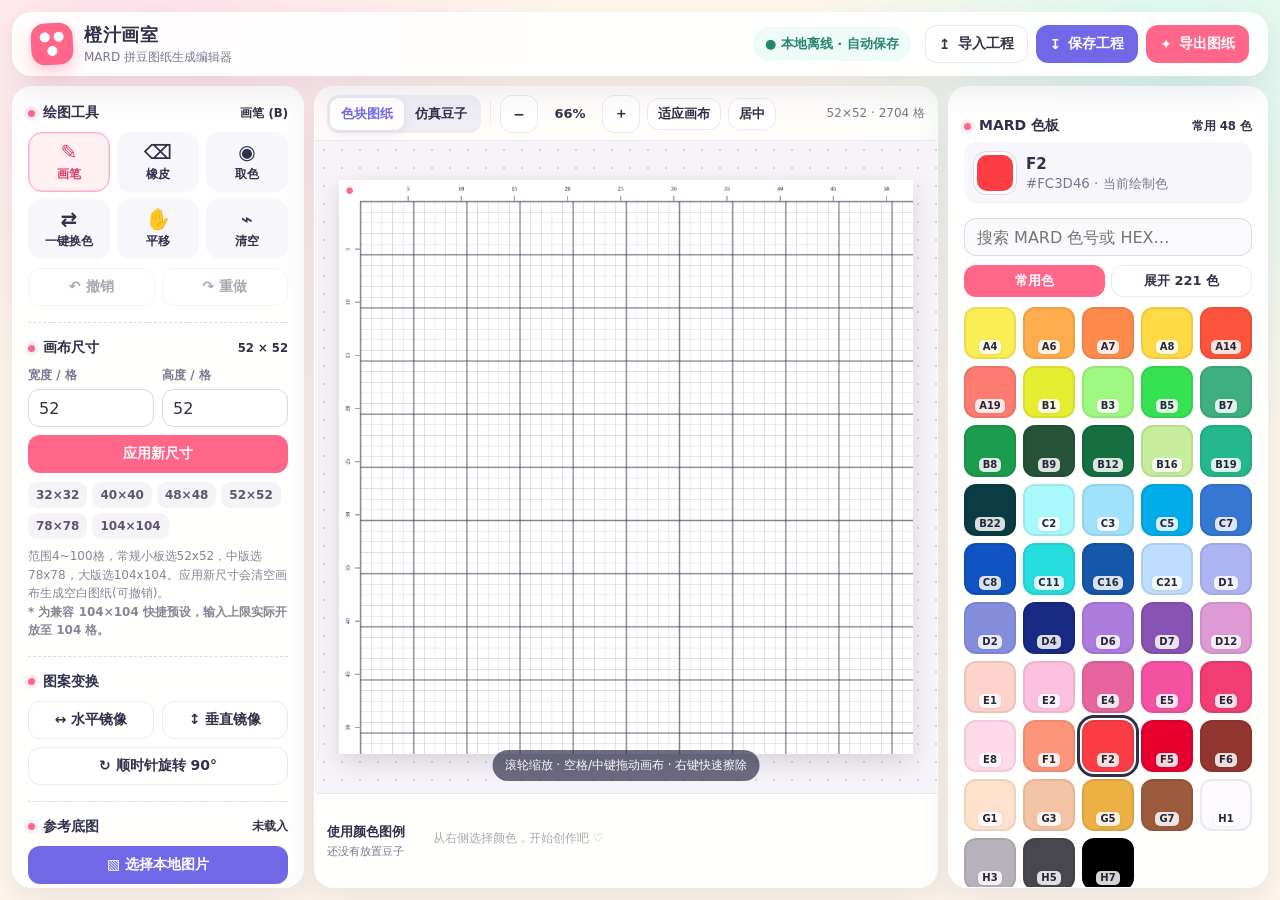
<file: index.html>
<!doctype html>
<html lang="zh-CN">
<head>
  <meta charset="utf-8">
  <meta name="viewport" content="width=device-width,initial-scale=1,maximum-scale=1">
  <meta name="theme-color" content="#ff668a">
  <meta name="description" content="离线可用的 MARD 拼豆图纸生成与编辑工具">
  <title>橙汁画室 · MARD 拼豆图纸编辑器</title>
  <link rel="icon" type="image/svg+xml" href="data:image/svg+xml,%3Csvg xmlns='http://www.w3.org/2000/svg' viewBox='0 0 64 64'%3E%3Crect width='64' height='64' rx='16' fill='%23ff668a'/%3E%3Ccircle cx='22' cy='23' r='12' fill='%23ffd85d'/%3E%3Ccircle cx='43' cy='23' r='12' fill='%2372dbc5'/%3E%3Ccircle cx='32' cy='42' r='12' fill='%237c72e8'/%3E%3Ccircle cx='22' cy='23' r='4' fill='%23fff'/%3E%3Ccircle cx='43' cy='23' r='4' fill='%23fff'/%3E%3Ccircle cx='32' cy='42' r='4' fill='%23fff'/%3E%3C/svg%3E">
  <style>
    :root{--ink:#30304a;--muted:#77778e;--pink:#ff668a;--pink2:#fff0f4;--violet:#7168e8;--yellow:#ffd85d;--mint:#72dbc5;--panel:#fff;--bg:#fff8ed;--line:#ece8f2;--shadow:0 12px 34px rgba(72,55,98,.12);--radius:20px}
    *{box-sizing:border-box}html,body{height:100%;margin:0}body{font-family:"Microsoft YaHei UI","PingFang SC",system-ui,sans-serif;color:var(--ink);background:radial-gradient(circle at 12% 0,#ffe3ec 0,transparent 28%),radial-gradient(circle at 92% 8%,#dcfaf1 0,transparent 26%),var(--bg);overflow:hidden}
    button,input,select{font:inherit;color:inherit}button{border:0;cursor:pointer}button:focus-visible,input:focus-visible,select:focus-visible{outline:3px solid rgba(113,104,232,.25);outline-offset:2px}
    .app{height:100%;display:flex;flex-direction:column;padding:12px;gap:10px}.topbar{height:64px;flex:none;background:rgba(255,255,255,.88);backdrop-filter:blur(12px);border:1px solid rgba(255,255,255,.9);box-shadow:var(--shadow);border-radius:20px;display:flex;align-items:center;padding:0 18px;gap:14px;position:relative;z-index:10}
    .brand{display:flex;align-items:center;gap:11px;min-width:max-content}.logo{width:42px;height:42px;border-radius:14px;background:var(--pink);display:grid;grid-template-columns:repeat(2,10px);grid-template-rows:repeat(2,10px);gap:4px;place-content:center;box-shadow:0 7px 16px rgba(255,102,138,.32);transform:rotate(-3deg)}.logo i{display:block;border-radius:50%;background:#fff}.logo i:last-child{grid-column:1/3;justify-self:center;width:10px}.brand h1{font-size:18px;margin:0;letter-spacing:.03em}.brand small{display:block;color:var(--muted);font-size:12px;margin-top:2px}.top-spacer{flex:1}.status-pill{padding:8px 12px;border-radius:99px;background:#eefbf7;color:#25856d;font-size:13px;font-weight:700;white-space:nowrap}.header-actions{display:flex;gap:8px}
    .btn{min-height:38px;border-radius:12px;padding:0 13px;background:#f5f3f8;border:1px solid transparent;font-weight:700;font-size:14px;display:inline-flex;align-items:center;justify-content:center;gap:7px;transition:transform .18s,box-shadow .18s,background .18s,border-color .18s}.btn:hover{transform:translateY(-2px);box-shadow:0 7px 15px rgba(65,48,91,.13);background:#fff}.btn:active{transform:translateY(0) scale(.98)}.btn.primary{background:var(--pink);color:#fff}.btn.primary:hover{background:#f2537a}.btn.violet{background:var(--violet);color:#fff}.btn.violet:hover{background:#5f55dc}.btn.ghost{background:#fff;border-color:var(--line)}.btn.small{min-height:32px;padding:0 10px;font-size:13px}.btn.icon{width:38px;padding:0}.btn:disabled{opacity:.42;cursor:not-allowed;transform:none;box-shadow:none}
    .workspace{flex:1;min-height:0;display:grid;grid-template-columns:292px minmax(360px,1fr) 320px;grid-template-areas:"left center right";gap:10px}.panel{background:rgba(255,255,255,.92);border:1px solid rgba(255,255,255,.95);box-shadow:var(--shadow);border-radius:var(--radius);min-height:0;overflow:auto;scrollbar-width:thin;scrollbar-color:#d7cfe3 transparent}.panel::-webkit-scrollbar,.legend-list::-webkit-scrollbar{width:8px;height:8px}.panel::-webkit-scrollbar-thumb,.legend-list::-webkit-scrollbar-thumb{background:#d7cfe3;border-radius:10px;border:2px solid transparent;background-clip:padding-box}.panel::-webkit-scrollbar-thumb:hover,.legend-list::-webkit-scrollbar-thumb:hover{background:#bbaecf;background-clip:padding-box}.left{grid-area:left;padding:15px}.right{grid-area:right;padding:15px}.center{grid-area:center;display:flex;flex-direction:column;overflow:hidden;background:rgba(255,255,255,.73)}
    .section{padding:2px 0 16px;margin-bottom:14px;border-bottom:1px dashed #ded8e6}.section:last-child{border:0;margin-bottom:0}.section-title{display:flex;align-items:center;justify-content:space-between;margin:0 0 10px;font-size:14px;font-weight:900}.section-title span:first-child{display:flex;align-items:center;gap:8px}.section-title span:first-child:before{content:"";width:7px;height:7px;border-radius:50%;background:var(--pink);box-shadow:0 0 0 4px var(--pink2)}
    .tool-grid{display:grid;grid-template-columns:repeat(3,1fr);gap:7px}.tool{height:60px;border-radius:14px;background:#f7f6fa;border:1px solid transparent;display:flex;flex-direction:column;gap:4px;align-items:center;justify-content:center;font-size:12px;font-weight:800;transition:.18s}.tool .ico{font-size:20px;line-height:1}.tool:hover{background:#fff;transform:translateY(-2px);border-color:#e2ddeb;box-shadow:0 7px 14px rgba(65,48,91,.1)}.tool.active{background:#fff0f4;color:#d93e68;border-color:#ffadc1;box-shadow:inset 0 0 0 1px #ffd2dd}
    .form-row{display:grid;grid-template-columns:1fr 1fr;gap:8px}.field label{display:block;font-size:12px;color:var(--muted);font-weight:700;margin:0 0 5px}.input{width:100%;height:38px;border:1px solid #ddd7e6;border-radius:11px;padding:0 10px;background:#fff}.input:hover{border-color:#bbb2cd}.note{font-size:12px;line-height:1.55;color:#8a8398;margin:8px 0 0}.presets{display:flex;flex-wrap:wrap;gap:5px;margin-top:9px}.chip{font-size:12px;font-weight:800;padding:6px 8px;border-radius:9px;background:#f5f3f8;color:#5d5870;transition:.18s}.chip:hover{background:#eae6f3;color:var(--violet);transform:translateY(-1px)}
    .switch-list{display:grid;gap:9px}.switch-row{display:flex;align-items:center;justify-content:space-between;gap:12px;font-size:13px;font-weight:700}.switch{width:42px;height:24px;border-radius:99px;background:#d9d5df;padding:3px;transition:.2s;flex:none}.switch:after{content:"";display:block;width:18px;height:18px;border-radius:50%;background:#fff;box-shadow:0 2px 5px rgba(0,0,0,.18);transition:.2s}.switch.on{background:var(--mint)}.switch.on:after{transform:translateX(18px)}
    .slider-row{display:grid;grid-template-columns:1fr 48px;gap:8px;align-items:center}.slider{accent-color:var(--pink);width:100%}.value-badge{font-size:12px;text-align:center;background:#f5f3f8;border-radius:8px;padding:4px}
    .replace-box{background:linear-gradient(135deg,#fff1f5,#f4f1ff);border:1px solid #f0dce7;border-radius:14px;padding:10px;margin-top:10px}.replace-pair{display:flex;align-items:center;gap:8px;margin-bottom:8px}.replace-color{flex:1;display:flex;align-items:center;gap:7px;font-size:12px;font-weight:800}.mini-swatch{width:24px;height:24px;border-radius:8px;background:#eee;border:2px solid #fff;box-shadow:0 0 0 1px #ddd}.arrow{color:#aaa}.replace-help{font-size:11px;color:#837b90;line-height:1.4;margin:0 0 8px}
    .canvas-toolbar{height:54px;flex:none;display:flex;align-items:center;padding:8px 12px;border-bottom:1px solid var(--line);gap:7px}.segmented{display:flex;padding:3px;border-radius:12px;background:#efedf4}.segmented button{height:32px;padding:0 11px;border-radius:9px;background:transparent;font-size:13px;font-weight:800}.segmented button.active{background:#fff;color:var(--violet);box-shadow:0 3px 10px rgba(65,48,91,.1)}.zoom-label{min-width:50px;text-align:center;font-size:13px;font-weight:900}.canvas-toolbar .divider{width:1px;height:25px;background:var(--line);margin:0 2px}.canvas-info{font-size:12px;color:var(--muted);white-space:nowrap;margin-left:auto}
    .viewport{flex:1;min-height:260px;position:relative;overflow:hidden;background-color:#f7f4f9;background-image:radial-gradient(#d8d1e3 1px,transparent 1px);background-size:18px 18px;cursor:crosshair;touch-action:none}.viewport.panning{cursor:grabbing}.canvas-stage{position:absolute;left:50%;top:50%;transform-origin:center center;filter:drop-shadow(0 13px 18px rgba(49,37,62,.16));will-change:transform}.canvas-stage canvas{position:absolute;left:0;top:0;image-rendering:pixelated;border-radius:2px}.base-canvas{background:#fff}.paint-canvas{z-index:2}.center-hint{position:absolute;left:50%;bottom:12px;transform:translateX(-50%);background:rgba(48,48,74,.82);color:#fff;padding:7px 12px;border-radius:99px;font-size:12px;pointer-events:none;opacity:.86;white-space:nowrap}
    .legend{height:94px;flex:none;border-top:1px solid var(--line);padding:10px 12px;background:rgba(255,255,255,.9);display:flex;gap:12px;align-items:stretch}.legend-head{min-width:92px;display:flex;flex-direction:column;justify-content:center}.legend-head strong{font-size:13px}.legend-head span{font-size:11px;color:var(--muted);margin-top:3px}.legend-list{flex:1;display:flex;align-items:center;gap:8px;overflow-x:auto;padding:3px 2px 7px}.legend-empty{font-size:12px;color:#aaa;align-self:center}.legend-item{flex:none;width:72px;background:#faf9fc;border:1px solid #ece8f2;border-radius:12px;padding:7px;display:grid;grid-template-columns:22px 1fr;gap:6px;align-items:center}.legend-dot{width:22px;height:22px;border-radius:50%;border:2px solid #fff;box-shadow:0 0 0 1px #ddd}.legend-code{font-size:11px;font-weight:900}.legend-count{font-size:10px;color:var(--muted)}
    .palette-head{position:sticky;top:-15px;background:rgba(255,255,255,.96);z-index:4;padding:15px 0 10px}.search{width:100%;height:38px;border:1px solid #ddd7e6;border-radius:12px;padding:0 12px;background:#faf9fc;margin:4px 0 9px}.palette-actions{display:flex;gap:6px}.palette-actions .btn{flex:1}.current-color{display:flex;align-items:center;gap:10px;padding:10px;border-radius:14px;background:#f7f6fa;margin-bottom:10px}.current-big{width:42px;height:42px;border-radius:13px;border:3px solid #fff;box-shadow:0 0 0 1px #ddd}.current-color strong{font-size:15px}.current-color small{display:block;color:var(--muted);margin-top:2px}.palette-grid{display:grid;grid-template-columns:repeat(5,1fr);gap:7px}.swatch{aspect-ratio:1;border-radius:12px;border:2px solid rgba(0,0,0,.07);position:relative;display:flex;align-items:flex-end;justify-content:center;padding:3px;transition:.16s;overflow:hidden}.swatch:hover{transform:translateY(-3px) scale(1.04);box-shadow:0 7px 12px rgba(49,37,62,.19);z-index:2}.swatch.active{outline:3px solid var(--ink);outline-offset:2px}.swatch span{font-size:10px;font-weight:900;background:rgba(255,255,255,.83);padding:2px 4px;border-radius:5px;line-height:1;color:#272639;box-shadow:0 1px 3px rgba(0,0,0,.08)}
    .stats{margin-top:15px;padding-top:14px;border-top:1px dashed #ded8e6}.stats-summary{display:grid;grid-template-columns:1fr 1fr;gap:8px;margin:8px 0 10px}.stat-card{background:#f7f6fa;border-radius:12px;padding:9px}.stat-card b{display:block;font-size:18px}.stat-card span{font-size:11px;color:var(--muted)}.stat-list{display:grid;gap:7px}.stat-item{display:grid;grid-template-columns:25px 42px 1fr 34px;gap:6px;align-items:center;font-size:11px}.stat-dot{width:22px;height:22px;border-radius:8px;border:1px solid rgba(0,0,0,.09)}.stat-code{font-weight:900}.bar{height:7px;background:#eeeaf2;border-radius:8px;overflow:hidden}.bar i{display:block;height:100%;border-radius:8px;background:var(--violet)}.stat-num{text-align:right;font-weight:800}.empty{font-size:12px;color:#9c96a5;text-align:center;padding:18px 0}
    .toast{position:fixed;left:50%;top:87px;z-index:99;transform:translate(-50%,-12px);background:#30304a;color:#fff;padding:10px 16px;border-radius:12px;box-shadow:0 10px 25px rgba(0,0,0,.2);font-size:13px;font-weight:700;opacity:0;pointer-events:none;transition:.25s}.toast.show{opacity:1;transform:translate(-50%,0)}.hidden-input{display:none}
    @media(max-width:1100px){.workspace{grid-template-columns:260px minmax(330px,1fr) 286px}.palette-grid{grid-template-columns:repeat(4,1fr)}.brand small{display:none}}
    @media(max-width:880px){body{overflow:auto}.app{height:auto;min-height:100%;padding:8px}.topbar{height:auto;min-height:62px;flex-wrap:wrap;padding:10px 12px}.status-pill{display:none}.header-actions{margin-left:auto}.workspace{display:grid;grid-template-columns:1fr;grid-template-areas:"center" "left" "right"}.center{min-height:650px}.panel{overflow:visible}.left,.right{padding:14px}.palette-grid{grid-template-columns:repeat(7,1fr)}.legend{height:88px}}
    @media(max-width:560px){.brand h1{font-size:15px}.header-actions .btn span{display:none}.workspace{gap:8px}.center{min-height:560px}.canvas-toolbar{overflow-x:auto}.canvas-info{display:none}.palette-grid{grid-template-columns:repeat(5,1fr)}.center-hint{display:none}}
    @media print{body{background:#fff;overflow:visible}.topbar,.left,.right,.canvas-toolbar,.center-hint{display:none!important}.app,.workspace,.center{display:block;height:auto;padding:0;box-shadow:none}.viewport{height:auto;min-height:0;overflow:visible;background:none}.canvas-stage{position:relative;left:auto;top:auto;transform:none!important;margin:auto}.legend{border:0;margin-top:12px}.paint-canvas{position:relative!important}.base-canvas{display:none}}
  </style>
</head>
<body>
  <div class="app">
    <header class="topbar">
      <div class="brand"><div class="logo" aria-hidden="true"><i></i><i></i><i></i></div><div><h1>橙汁画室</h1><small>MARD 拼豆图纸生成编辑器</small></div></div>
      <div class="top-spacer"></div><div class="status-pill" id="saveStatus">● 本地离线 · 自动保存</div>
      <div class="header-actions">
        <button class="btn ghost" id="importProjectBtn" title="导入工程文件">↥ <span>导入工程</span></button>
        <button class="btn violet" id="exportProjectBtn" title="导出可继续编辑的工程文件">↧ <span>保存工程</span></button>
        <button class="btn primary" id="exportPngBtn" title="导出高清 PNG 图纸">✦ <span>导出图纸</span></button>
      </div>
    </header>

    <main class="workspace">
      <aside class="panel left">
        <section class="section">
          <h2 class="section-title"><span>绘图工具</span><small id="toolTip">画笔 (B)</small></h2>
          <div class="tool-grid" id="toolGrid">
            <button class="tool active" data-tool="brush"><span class="ico">✎</span><span>画笔</span></button>
            <button class="tool" data-tool="eraser"><span class="ico">⌫</span><span>橡皮</span></button>
            <button class="tool" data-tool="picker"><span class="ico">◉</span><span>取色</span></button>
            <button class="tool" data-tool="replace"><span class="ico">⇄</span><span>一键换色</span></button>
            <button class="tool" data-tool="pan"><span class="ico">✋</span><span>平移</span></button>
            <button class="tool" id="clearBtn"><span class="ico">⌁</span><span>清空</span></button>
          </div>
          <div class="replace-box" id="replaceBox" hidden>
            <div class="replace-pair"><div class="replace-color"><i class="mini-swatch" id="replaceFromSwatch"></i><span id="replaceFromText">源色：未吸取</span></div><span class="arrow">→</span><div class="replace-color"><i class="mini-swatch" id="replaceToSwatch"></i><span id="replaceToText">目标：色板色</span></div></div>
            <p class="replace-help">先点画布吸取源色，再点右侧色板选择目标色。</p>
            <button class="btn primary small" id="doReplaceBtn" style="width:100%">执行整图换色</button>
          </div>
          <div style="display:flex;gap:7px;margin-top:9px"><button class="btn ghost" id="undoBtn" style="flex:1">↶ 撤销</button><button class="btn ghost" id="redoBtn" style="flex:1">↷ 重做</button></div>
        </section>

        <section class="section">
          <h2 class="section-title"><span>画布尺寸</span><small id="sizeLabel">52 × 52</small></h2>
          <div class="form-row"><div class="field"><label for="gridW">宽度 / 格</label><input class="input" id="gridW" type="number" min="4" max="104" value="52"></div><div class="field"><label for="gridH">高度 / 格</label><input class="input" id="gridH" type="number" min="4" max="104" value="52"></div></div>
          <button class="btn primary" id="applySizeBtn" style="width:100%;margin-top:8px">应用新尺寸</button>
          <div class="presets" id="presets"></div>
          <p class="note">范围4~100格，常规小板选52x52，中版选78x78，大版选104x104。应用新尺寸会清空画布生成空白图纸(可撤销)。<br><b>* 为兼容 104×104 快捷预设，输入上限实际开放至 104 格。</b></p>
        </section>

        <section class="section">
          <h2 class="section-title"><span>图案变换</span></h2>
          <div class="form-row"><button class="btn ghost" id="flipHBtn">↔ 水平镜像</button><button class="btn ghost" id="flipVBtn">↕ 垂直镜像</button></div>
          <button class="btn ghost" id="rotateBtn" style="width:100%;margin-top:8px">↻ 顺时针旋转 90°</button>
        </section>

        <section class="section">
          <h2 class="section-title"><span>参考底图</span><small id="imageName">未载入</small></h2>
          <input id="imageInput" class="hidden-input" type="file" accept="image/*"><button class="btn violet" id="imageBtn" style="width:100%">▧ 选择本地图片</button>
          <div class="field" style="margin-top:10px"><label>底图透明度</label><div class="slider-row"><input class="slider" id="opacityRange" type="range" min="0" max="100" value="38"><span class="value-badge" id="opacityValue">38%</span></div></div>
          <div class="form-row" style="margin-top:9px"><div class="field"><label for="maxColors">转换最大用色</label><select class="input" id="maxColors"></select></div><div class="field"><label>白底优化</label><button class="switch on" id="whiteOptimize" role="switch" aria-checked="true" aria-label="白底优化"></button></div></div>
          <button class="btn primary" id="convertBtn" style="width:100%;margin-top:9px">✦ 转为拼豆图纸</button>
          <button class="btn ghost small" id="removeImageBtn" style="width:100%;margin-top:7px">移除参考底图</button>
        </section>

        <section class="section">
          <h2 class="section-title"><span>显示设置</span></h2>
          <div class="switch-list">
            <div class="switch-row"><span>显示网格线</span><button class="switch on" data-toggle="grid" role="switch" aria-checked="true"></button></div>
            <div class="switch-row"><span>显示坐标标尺</span><button class="switch on" data-toggle="ruler" role="switch" aria-checked="true"></button></div>
            <div class="switch-row"><span>色块内显示色号</span><button class="switch" data-toggle="numbers" role="switch" aria-checked="false"></button></div>
          </div>
        </section>
      </aside>

      <section class="panel center">
        <div class="canvas-toolbar">
          <div class="segmented"><button class="active" data-mode="block">色块图纸</button><button data-mode="bead">仿真豆子</button></div><div class="divider"></div>
          <button class="btn icon ghost" id="zoomOutBtn" aria-label="缩小">−</button><span class="zoom-label" id="zoomLabel">100%</span><button class="btn icon ghost" id="zoomInBtn" aria-label="放大">＋</button><button class="btn small ghost" id="fitBtn">适应画布</button><button class="btn small ghost" id="resetViewBtn">居中</button><span class="canvas-info" id="canvasInfo">52×52 · 2704 格</span>
        </div>
        <div class="viewport" id="viewport" aria-label="拼豆绘图画布">
          <div class="canvas-stage" id="canvasStage"><canvas class="base-canvas" id="baseCanvas"></canvas><canvas class="paint-canvas" id="paintCanvas"></canvas></div>
          <div class="center-hint">滚轮缩放 · 空格/中键拖动画布 · 右键快速擦除</div>
        </div>
        <div class="legend"><div class="legend-head"><strong>使用颜色图例</strong><span id="legendSummary">还没有放置豆子</span></div><div class="legend-list" id="legendList"><span class="legend-empty">从右侧选择颜色，开始创作吧 ♡</span></div></div>
      </section>

      <aside class="panel right">
        <div class="palette-head">
          <h2 class="section-title" style="margin-bottom:7px"><span>MARD 色板</span><small id="paletteCount">常用 48 色</small></h2>
          <div class="current-color"><i class="current-big" id="currentBig"></i><div><strong id="currentCode">F2</strong><small id="currentHex">#FC3D46 · 当前绘制色</small></div></div>
          <input class="search" id="paletteSearch" placeholder="搜索 MARD 色号或 HEX…" aria-label="搜索色板">
          <div class="palette-actions"><button class="btn small primary" id="commonPaletteBtn">常用色</button><button class="btn small ghost" id="fullPaletteBtn">展开 221 色</button></div>
        </div>
        <div class="palette-grid" id="paletteGrid"></div>
        <section class="stats">
          <h2 class="section-title"><span>用料统计</span><button class="btn small ghost" id="exportCsvBtn">导出 CSV</button></h2>
          <div class="stats-summary"><div class="stat-card"><b id="totalBeads">0</b><span>豆子总数</span></div><div class="stat-card"><b id="usedColors">0</b><span>使用颜色</span></div></div>
          <div class="stat-list" id="statList"><div class="empty">完成绘制后，这里会生成采购清单</div></div>
        </section>
      </aside>
    </main>
  </div>
  <div class="toast" id="toast" role="status"></div>
  <input id="projectInput" class="hidden-input" type="file" accept="application/json,.json">

  <script>
  (()=>{'use strict';
    const CELL=16,RULER=32,MAX_HISTORY=50;
    const RAW=`A1:#FAF4C8,A2:#FFFFD5,A3:#FEFF8B,A4:#FBED56,A5:#F4D738,A6:#FEAC4C,A7:#FE8B4C,A8:#FFDA45,A9:#FF995B,A10:#F77C31,A11:#FFDD99,A12:#FE9F72,A13:#FFC365,A14:#FD543D,A15:#FFF365,A16:#FFFF9F,A17:#FFE36E,A18:#FEBE7D,A19:#FD7C72,A20:#FFD568,A21:#FFE395,A22:#F4F57D,A23:#E6C9B7,A24:#F7F8A2,A25:#FFD67D,A26:#FFC830,
    B1:#E6EE31,B2:#63F347,B3:#9EF780,B4:#5DE035,B5:#35E352,B6:#65E2A6,B7:#3DAF80,B8:#1C9C4F,B9:#27523A,B10:#95D3C2,B11:#5D722A,B12:#166F41,B13:#CAEB7B,B14:#ADE946,B15:#2E5132,B16:#C5ED9C,B17:#9BB13A,B18:#E6EE49,B19:#24B88C,B20:#C2F0CC,B21:#156A6B,B22:#0B3C43,B23:#303A21,B24:#EEFCA5,B25:#4E846D,B26:#8D7A35,B27:#CCE1AF,B28:#9EE5B9,B29:#C5E254,B30:#E2FCB1,B31:#B0E792,B32:#9CAB5A,
    C1:#E8FFE7,C2:#A9F9FC,C3:#A0E2FB,C4:#41CCFF,C5:#01ACEB,C6:#50AAF0,C7:#3677D2,C8:#0F54C0,C9:#324BCA,C10:#3EBCE2,C11:#28DDDE,C12:#1C334D,C13:#CDE8FF,C14:#D5FDFF,C15:#22C4C6,C16:#1557A8,C17:#04D1F6,C18:#1D3344,C19:#1887A2,C20:#176DAF,C21:#BEDDFF,C22:#67B4BE,C23:#C8E2FF,C24:#7CC4FF,C25:#A9E5E5,C26:#3CAED8,C27:#D3DFFA,C28:#BBCFED,C29:#34488E,
    D1:#AEB4F2,D2:#858EDD,D3:#2F54AF,D4:#182A84,D5:#B843C5,D6:#AC7BDE,D7:#8854B3,D8:#E2D3FF,D9:#D5B9F8,D10:#361851,D11:#B9BAE1,D12:#DE9AD4,D13:#B90095,D14:#8B279B,D15:#2F1F90,D16:#E3E1EE,D17:#C4D4F6,D18:#A45EC7,D19:#D8C3D7,D20:#9C32B2,D21:#9A009B,D22:#333A95,D23:#EBDAFC,D24:#7786E5,D25:#494FC7,D26:#DFC2F8,
    E1:#FDD3CC,E2:#FEC0DF,E3:#FFB7E7,E4:#E8649E,E5:#F551A2,E6:#F13D74,E7:#C63478,E8:#FFDBE9,E9:#E970CC,E10:#D33793,E11:#FCDDD2,E12:#F78FC3,E13:#B5006D,E14:#FFD1BA,E15:#F8C7C9,E16:#FFF3EB,E17:#FFE2EA,E18:#FFC7DB,E19:#FEBAD5,E20:#D8C7D1,E21:#BD9DA1,E22:#B785A1,E23:#937A8D,E24:#E1BCE8,
    F1:#FD957B,F2:#FC3D46,F3:#F74941,F4:#FC283C,F5:#E7002F,F6:#943630,F7:#971937,F8:#BC0028,F9:#E2677A,F10:#8A4526,F11:#5A2121,F12:#FD4E6A,F13:#F35744,F14:#FFA9AD,F15:#D30022,F16:#FEC2A6,F17:#E69C79,F18:#D37C46,F19:#C1444A,F20:#CD9391,F21:#F7B4C6,F22:#FDC0D0,F23:#F67E66,F24:#E698AA,F25:#E54B4F,
    G1:#FFE2CE,G2:#FFC4AA,G3:#F4C3A5,G4:#E1B383,G5:#EDB045,G6:#E99C17,G7:#9D5B3E,G8:#753832,G9:#E6B483,G10:#D98C39,G11:#E0C593,G12:#FFC890,G13:#B7714A,G14:#8D614C,G15:#FCF9E0,G16:#F2D9BA,G17:#78524B,G18:#FFE4CC,G19:#E07935,G20:#A94023,G21:#B88558,
    H1:#FDFBFF,H2:#FEFFFF,H3:#B6B1BA,H4:#89858C,H5:#48464E,H6:#2F2B2F,H7:#000000,H8:#E7D6DB,H9:#EDEDED,H10:#EEE9EA,H11:#CECDD5,H12:#FFF5ED,H13:#F5ECD2,H14:#CFD7D3,H15:#98A6A8,H16:#1D1414,H17:#F1EDED,H18:#FFFDF0,H19:#F6EFE2,H20:#949FA3,H21:#FFFBE1,H22:#CACAD4,H23:#9A9D94,
    M1:#BCC6B8,M2:#909994,M3:#697E81,M4:#E0D4BC,M5:#D1CCAF,M6:#B0AA86,M7:#B0A796,M8:#AE8082,M9:#A68862,M10:#C5B2BC,M11:#9F7594,M12:#644749,M13:#D19066,M14:#C77362,M15:#757D78`;
    const PALETTE=RAW.replace(/\s/g,'').split(',').map(s=>{const [code,hex]=s.split(':');const n=parseInt(hex.slice(1),16);return{code,hex,r:n>>16,g:n>>8&255,b:n&255}});
    const COMMON_CODES=`A4,A6,A7,A8,A14,A19,B1,B3,B5,B7,B8,B9,B12,B16,B19,B22,C2,C3,C5,C7,C8,C11,C16,C21,D1,D2,D4,D6,D7,D12,E1,E2,E4,E5,E6,E8,F1,F2,F5,F6,G1,G3,G5,G7,H1,H3,H5,H7`.split(',');
    const COMMON=COMMON_CODES.map(c=>PALETTE.find(p=>p.code===c)).filter(Boolean);
    const $=s=>document.querySelector(s),$$=s=>[...document.querySelectorAll(s)];
    const els={viewport:$('#viewport'),stage:$('#canvasStage'),base:$('#baseCanvas'),paint:$('#paintCanvas'),palette:$('#paletteGrid'),legend:$('#legendList'),stats:$('#statList')};
    let state={w:52,h:52,cells:Array(52*52).fill(null),tool:'brush',color:'F2',mode:'block',grid:true,ruler:true,numbers:false,zoom:1,panX:0,panY:0,refImage:null,refSrc:'',refOpacity:.38,whiteOptimize:true,maxColors:12,fullPalette:false,replaceFrom:null};
    let undoStack=[],redoStack=[],drawing=false,panning=false,lastCell=-1,panStart=null,spaceDown=false,toastTimer;
    const paletteMap=new Map(PALETTE.map(p=>[p.code,p]));
    function hexLum(hex){const n=parseInt(hex.slice(1),16);return .299*(n>>16)+.587*(n>>8&255)+.114*(n&255)}
    function snapshot(){return{w:state.w,h:state.h,cells:state.cells.slice()}}
    function pushHistory(){undoStack.push(snapshot());if(undoStack.length>MAX_HISTORY)undoStack.shift();redoStack=[];updateHistoryButtons()}
    function restore(s){state.w=s.w;state.h=s.h;state.cells=s.cells.slice();$('#gridW').value=s.w;$('#gridH').value=s.h;renderAll();fitIfOversized();autosave()}
    function undo(){if(!undoStack.length)return;redoStack.push(snapshot());restore(undoStack.pop());updateHistoryButtons();toast('已撤销上一步')}
    function redo(){if(!redoStack.length)return;undoStack.push(snapshot());restore(redoStack.pop());updateHistoryButtons();toast('已重做')}
    function updateHistoryButtons(){$('#undoBtn').disabled=!undoStack.length;$('#redoBtn').disabled=!redoStack.length}
    function canvasMetrics(){const o=state.ruler?RULER:0;return{o,width:state.w*CELL+o,height:state.h*CELL+o}}
    function setupCanvas(canvas){const m=canvasMetrics(),dpr=Math.min(devicePixelRatio||1,2);canvas.width=Math.round(m.width*dpr);canvas.height=Math.round(m.height*dpr);canvas.style.width=m.width+'px';canvas.style.height=m.height+'px';const ctx=canvas.getContext('2d');ctx.setTransform(dpr,0,0,dpr,0,0);return ctx}
    function drawBase(){const ctx=setupCanvas(els.base),m=canvasMetrics();ctx.clearRect(0,0,m.width,m.height);ctx.fillStyle='#fff';ctx.fillRect(m.o,m.o,state.w*CELL,state.h*CELL);if(state.refImage){ctx.save();ctx.globalAlpha=state.refOpacity;const iw=state.refImage.naturalWidth,ih=state.refImage.naturalHeight,tw=state.w*CELL,th=state.h*CELL;const scale=Math.max(tw/iw,th/ih),dw=iw*scale,dh=ih*scale;ctx.beginPath();ctx.rect(m.o,m.o,tw,th);ctx.clip();ctx.drawImage(state.refImage,m.o+(tw-dw)/2,m.o+(th-dh)/2,dw,dh);ctx.restore()}}
    function roundRect(ctx,x,y,w,h,r){ctx.beginPath();ctx.roundRect(x,y,w,h,r)}
    function drawPaint(){const ctx=setupCanvas(els.paint),m=canvasMetrics();ctx.clearRect(0,0,m.width,m.height);ctx.fillStyle='rgba(255,255,255,.84)';if(state.ruler){ctx.fillRect(0,0,m.width,RULER);ctx.fillRect(0,0,RULER,m.height);ctx.fillStyle='#f0ebf4';ctx.fillRect(RULER-1,RULER,1,state.h*CELL);ctx.fillRect(RULER,RULER-1,state.w*CELL,1)}
      for(let y=0;y<state.h;y++)for(let x=0;x<state.w;x++){const code=state.cells[y*state.w+x];if(!code)continue;const p=paletteMap.get(code);if(!p)continue;const px=m.o+x*CELL,py=m.o+y*CELL;ctx.fillStyle=p.hex;if(state.mode==='block'){ctx.fillRect(px,py,CELL,CELL)}else{ctx.save();ctx.shadowColor='rgba(30,20,40,.2)';ctx.shadowBlur=2;ctx.shadowOffsetY=1;ctx.beginPath();ctx.arc(px+8,py+8,6.7,0,Math.PI*2);ctx.fill();ctx.shadowColor='transparent';ctx.fillStyle='rgba(255,255,255,.46)';ctx.beginPath();ctx.arc(px+6.1,py+5.8,1.8,0,Math.PI*2);ctx.fill();ctx.fillStyle='rgba(25,22,35,.17)';ctx.beginPath();ctx.arc(px+8,py+8,2.25,0,Math.PI*2);ctx.fill();ctx.restore()}
        if(state.numbers){ctx.fillStyle=hexLum(p.hex)>150?'#292536':'#fff';ctx.font='700 7px "Microsoft YaHei UI"';ctx.textAlign='center';ctx.textBaseline='middle';ctx.fillText(code,px+8,py+8.3)} }
      if(state.grid){ctx.save();for(let x=0;x<=state.w;x++){ctx.beginPath();ctx.strokeStyle=x%5===0?'rgba(63,54,77,.62)':'rgba(83,73,96,.2)';ctx.lineWidth=x%5===0?2:1;const px=m.o+x*CELL+.5;ctx.moveTo(px,m.o);ctx.lineTo(px,m.o+state.h*CELL);ctx.stroke()}for(let y=0;y<=state.h;y++){ctx.beginPath();ctx.strokeStyle=y%5===0?'rgba(63,54,77,.62)':'rgba(83,73,96,.2)';ctx.lineWidth=y%5===0?2:1;const py=m.o+y*CELL+.5;ctx.moveTo(m.o,py);ctx.lineTo(m.o+state.w*CELL,py);ctx.stroke()}ctx.restore()}
      if(state.ruler){ctx.fillStyle='#655e71';ctx.font='700 9px "Microsoft YaHei UI"';ctx.textAlign='center';ctx.textBaseline='middle';for(let x=4;x<state.w;x+=5){const label=x+1,px=m.o+x*CELL+8;ctx.fillText(label,px,14);ctx.fillStyle='#8b8198';ctx.fillRect(px-.75,24,1.5,7);ctx.fillStyle='#655e71'}ctx.textAlign='center';for(let y=4;y<state.h;y+=5){const label=y+1,py=m.o+y*CELL+8;ctx.save();ctx.translate(14,py);ctx.rotate(-Math.PI/2);ctx.fillText(label,0,0);ctx.restore();ctx.fillStyle='#8b8198';ctx.fillRect(24,py-.75,7,1.5);ctx.fillStyle='#655e71'}ctx.fillStyle=varColor('--pink');ctx.beginPath();ctx.arc(16,16,5,0,Math.PI*2);ctx.fill()}}
    function varColor(name){return getComputedStyle(document.documentElement).getPropertyValue(name).trim()}
    function renderCanvas(){drawBase();drawPaint();const m=canvasMetrics();els.stage.style.width=m.width+'px';els.stage.style.height=m.height+'px';applyTransform();$('#sizeLabel').textContent=`${state.w} × ${state.h}`;$('#canvasInfo').textContent=`${state.w}×${state.h} · ${state.w*state.h} 格`}
    function applyTransform(){els.stage.style.transform=`translate(-50%,-50%) translate(${state.panX}px,${state.panY}px) scale(${state.zoom})`;$('#zoomLabel').textContent=Math.round(state.zoom*100)+'%'}
    function getCounts(){const m=new Map();for(const c of state.cells)if(c)m.set(c,(m.get(c)||0)+1);return[...m.entries()].sort((a,b)=>b[1]-a[1])}
    function renderStats(){const counts=getCounts(),total=counts.reduce((s,x)=>s+x[1],0),max=counts[0]?.[1]||1;$('#totalBeads').textContent=total.toLocaleString();$('#usedColors').textContent=counts.length;$('#legendSummary').textContent=counts.length?`${counts.length} 色 · ${total} 颗`:'还没有放置豆子';els.stats.innerHTML=counts.length?counts.map(([code,n])=>{const p=paletteMap.get(code);return`<div class="stat-item"><i class="stat-dot" style="background:${p.hex}"></i><span class="stat-code">${code}</span><span class="bar"><i style="width:${n/max*100}%"></i></span><span class="stat-num">${n}</span></div>`}).join(''):'<div class="empty">完成绘制后，这里会生成采购清单</div>';els.legend.innerHTML=counts.length?counts.map(([code,n])=>{const p=paletteMap.get(code);return`<div class="legend-item"><i class="legend-dot" style="background:${p.hex}"></i><div><div class="legend-code">${code}</div><div class="legend-count">${n} 颗</div></div></div>`}).join(''):'<span class="legend-empty">从右侧选择颜色，开始创作吧 ♡</span>'}
    function renderPalette(){const q=$('#paletteSearch').value.trim().toUpperCase(),src=state.fullPalette?PALETTE:COMMON,arr=src.filter(p=>p.code.includes(q)||p.hex.includes(q));$('#paletteCount').textContent=(state.fullPalette?'完整 ':'常用 ')+arr.length+' 色';els.palette.innerHTML=arr.map(p=>`<button class="swatch ${p.code===state.color?'active':''}" data-code="${p.code}" style="background:${p.hex}" title="${p.code} · ${p.hex}"><span>${p.code}</span></button>`).join('');const cur=paletteMap.get(state.color);$('#currentBig').style.background=cur.hex;$('#currentCode').textContent=cur.code;$('#currentHex').textContent=cur.hex+' · 当前绘制色';$('#replaceToSwatch').style.background=cur.hex;$('#replaceToText').textContent='目标：'+cur.code}
    function renderAll(){renderCanvas();renderStats();renderPalette();updateHistoryButtons()}
    function setTool(tool){state.tool=tool;$$('.tool[data-tool]').forEach(b=>b.classList.toggle('active',b.dataset.tool===tool));const names={brush:'画笔 (B)',eraser:'橡皮 (E)',picker:'取色器 (I)',replace:'一键换色',pan:'拖拽平移 (空格)'};$('#toolTip').textContent=names[tool];$('#replaceBox').hidden=tool!=='replace';els.viewport.style.cursor=tool==='pan'?'grab':tool==='picker'?'copy':tool==='eraser'?'cell':'crosshair'}
    function selectColor(code){if(!paletteMap.has(code))return;state.color=code;renderPalette();if(state.tool==='picker')setTool('brush')}
    function cellFromEvent(e){const rect=els.paint.getBoundingClientRect(),m=canvasMetrics(),sx=m.width/rect.width,sy=m.height/rect.height,x=(e.clientX-rect.left)*sx-m.o,y=(e.clientY-rect.top)*sy;const cx=Math.floor(x/CELL),cy=Math.floor(y/CELL);return cx>=0&&cy>=0&&cx<state.w&&cy<state.h?{x:cx,y:cy,i:cy*state.w+cx}:null}
    function paintCell(cell,erase=false){if(!cell||cell.i===lastCell)return;const value=erase?null:state.color;if(state.cells[cell.i]===value)return;state.cells[cell.i]=value;lastCell=cell.i;drawPaint();renderStats()}
    function pointerDown(e){if(e.button===1||state.tool==='pan'||spaceDown){panning=true;els.viewport.classList.add('panning');panStart={x:e.clientX-state.panX,y:e.clientY-state.panY};els.viewport.setPointerCapture(e.pointerId);return}const cell=cellFromEvent(e);if(!cell)return;if(state.tool==='picker'){const code=state.cells[cell.i];if(code){selectColor(code);toast(`已吸取 ${code}`)}return}if(state.tool==='replace'){const code=state.cells[cell.i];if(code){state.replaceFrom=code;const p=paletteMap.get(code);$('#replaceFromSwatch').style.background=p.hex;$('#replaceFromText').textContent='源色：'+code;toast(`源色已设为 ${code}`)}return}pushHistory();drawing=true;lastCell=-1;paintCell(cell,state.tool==='eraser'||e.button===2);els.viewport.setPointerCapture(e.pointerId)}
    function pointerMove(e){if(panning&&panStart){state.panX=e.clientX-panStart.x;state.panY=e.clientY-panStart.y;applyTransform();return}if(!drawing)return;paintCell(cellFromEvent(e),state.tool==='eraser'||(e.buttons&2))}
    function pointerUp(){if(drawing){drawing=false;lastCell=-1;autosave()}panning=false;panStart=null;els.viewport.classList.remove('panning')}
    function setZoom(z,anchor){const old=state.zoom;z=Math.min(4,Math.max(.2,z));if(anchor){const r=els.viewport.getBoundingClientRect(),cx=anchor.x-r.left-r.width/2,cy=anchor.y-r.top-r.height/2;state.panX=cx-(cx-state.panX)*(z/old);state.panY=cy-(cy-state.panY)*(z/old)}state.zoom=z;applyTransform()}
    function fitCanvas(){const m=canvasMetrics(),r=els.viewport.getBoundingClientRect(),z=Math.min((r.width-48)/m.width,(r.height-48)/m.height,1.5);state.panX=0;state.panY=0;setZoom(Math.max(.2,z))}
    function fitIfOversized(){requestAnimationFrame(()=>{const m=canvasMetrics(),r=els.viewport.getBoundingClientRect();if(m.width>r.width-20||m.height>r.height-20)fitCanvas();else{state.panX=0;state.panY=0;setZoom(1)}})}
    function resizeGrid(w,h){w=Math.max(4,Math.min(104,Math.round(w)||52));h=Math.max(4,Math.min(104,Math.round(h)||52));if(w===state.w&&h===state.h)return;pushHistory();state.w=w;state.h=h;state.cells=Array(w*h).fill(null);$('#gridW').value=w;$('#gridH').value=h;renderAll();fitIfOversized();autosave();toast(`已新建 ${w}×${h} 空白图纸，可撤销`)}
    function transform(type){if(!state.cells.some(Boolean)){toast('画布还是空的');return}pushHistory();let next;if(type==='h'){next=Array(state.cells.length);for(let y=0;y<state.h;y++)for(let x=0;x<state.w;x++)next[y*state.w+(state.w-1-x)]=state.cells[y*state.w+x]}else if(type==='v'){next=Array(state.cells.length);for(let y=0;y<state.h;y++)for(let x=0;x<state.w;x++)next[(state.h-1-y)*state.w+x]=state.cells[y*state.w+x]}else{const nw=state.h,nh=state.w;next=Array(nw*nh);for(let y=0;y<state.h;y++)for(let x=0;x<state.w;x++)next[x*nw+(nw-1-y)]=state.cells[y*state.w+x];state.w=nw;state.h=nh;$('#gridW').value=nw;$('#gridH').value=nh}state.cells=next;renderAll();fitIfOversized();autosave()}
    function clearGrid(){if(!state.cells.some(Boolean)){toast('画布已经是空的');return}pushHistory();state.cells.fill(null);renderAll();autosave();toast('已清空画布，可撤销')}
    function nearestColor(r,g,b,allowed=PALETTE){let best=allowed[0],dist=Infinity;for(const p of allowed){const d=(r-p.r)**2+(g-p.g)**2+(b-p.b)**2;if(d<dist){dist=d;best=p}}return best}
    function convertImage(){if(!state.refImage){toast('请先选择一张参考图片');return}const cv=document.createElement('canvas');cv.width=state.w;cv.height=state.h;const c=cv.getContext('2d',{willReadFrequently:true}),iw=state.refImage.naturalWidth,ih=state.refImage.naturalHeight,scale=Math.max(state.w/iw,state.h/ih),dw=iw*scale,dh=ih*scale;c.fillStyle='#fff';c.fillRect(0,0,state.w,state.h);c.drawImage(state.refImage,(state.w-dw)/2,(state.h-dh)/2,dw,dh);const data=c.getImageData(0,0,state.w,state.h).data,samples=[],freq=new Map();for(let i=0;i<data.length;i+=4){const r=data[i],g=data[i+1],b=data[i+2],a=data[i+3];if(a<40||(state.whiteOptimize&&r>242&&g>242&&b>242)){samples.push(null);continue}const p=nearestColor(r,g,b);samples.push([r,g,b]);freq.set(p.code,(freq.get(p.code)||0)+1)}let allowed=[...freq.entries()].sort((a,b)=>b[1]-a[1]).slice(0,state.maxColors).map(x=>paletteMap.get(x[0]));if(allowed.length<2)allowed=COMMON.slice(0,Math.max(2,state.maxColors));pushHistory();state.cells=samples.map(s=>s?nearestColor(s[0],s[1],s[2],allowed).code:null);renderAll();autosave();toast(`转换完成 · 使用 ${getCounts().length} 种 MARD 色`)}
    function loadImageFile(file){if(!file)return;if(!file.type.startsWith('image/')){toast('请选择图片文件');return}const reader=new FileReader();reader.onload=()=>{const img=new Image();img.onload=()=>{state.refImage=img;state.refSrc=reader.result;$('#imageName').textContent=file.name.length>14?file.name.slice(0,12)+'…':file.name;drawBase();toast('参考底图已载入')};img.src=reader.result};reader.readAsDataURL(file)}
    function download(blob,name){const a=document.createElement('a');a.href=URL.createObjectURL(blob);a.download=name;document.body.appendChild(a);a.click();a.remove();setTimeout(()=>URL.revokeObjectURL(a.href),1000)}
    function exportPNG(){const m=canvasMetrics(),scale=2,cv=document.createElement('canvas');cv.width=m.width*scale;cv.height=m.height*scale;const c=cv.getContext('2d');c.scale(scale,scale);c.fillStyle='#fff';c.fillRect(0,0,m.width,m.height);c.drawImage(els.paint,0,0,els.paint.width,els.paint.height,0,0,m.width,m.height);cv.toBlob(b=>{download(b,`MARD拼豆图纸_${state.w}x${state.h}.png`);toast('高清 PNG 图纸已导出')},'image/png')}
    function exportCSV(){const rows=[['MARD色号','HEX','数量'],...getCounts().map(([code,n])=>[code,paletteMap.get(code).hex,n])];download(new Blob(['\ufeff'+rows.map(r=>r.join(',')).join('\n')],{type:'text/csv;charset=utf-8'}),`MARD用料清单_${state.w}x${state.h}.csv`);toast('用料清单已导出')}
    function exportProject(){const data={app:'橙汁画室',version:1,width:state.w,height:state.h,cells:state.cells,settings:{mode:state.mode,grid:state.grid,ruler:state.ruler,numbers:state.numbers}};download(new Blob([JSON.stringify(data)],{type:'application/json'}),`拼豆工程_${state.w}x${state.h}.json`);toast('工程文件已保存')}
    function importProject(file){if(!file)return;const reader=new FileReader();reader.onload=()=>{try{const d=JSON.parse(reader.result);if(!Number.isInteger(d.width)||!Number.isInteger(d.height)||d.width<4||d.width>104||d.height<4||d.height>104||!Array.isArray(d.cells)||d.cells.length!==d.width*d.height)throw 0;pushHistory();state.w=d.width;state.h=d.height;state.cells=d.cells.map(c=>paletteMap.has(c)?c:null);Object.assign(state,d.settings||{});$('#gridW').value=state.w;$('#gridH').value=state.h;syncControls();renderAll();fitIfOversized();autosave();toast('工程导入成功')}catch{toast('工程文件格式不正确')}};reader.readAsText(file)}
    function autosave(){try{localStorage.setItem('doudou-studio-v1',JSON.stringify({w:state.w,h:state.h,cells:state.cells,mode:state.mode,grid:state.grid,ruler:state.ruler,numbers:state.numbers,color:state.color}));$('#saveStatus').textContent='● 已自动保存';setTimeout(()=>$('#saveStatus').textContent='● 本地离线 · 自动保存',1200)}catch{}}
    function loadAutosave(){try{const d=JSON.parse(localStorage.getItem('doudou-studio-v1'));if(d&&d.w>=4&&d.w<=104&&d.h>=4&&d.h<=104&&Array.isArray(d.cells)&&d.cells.length===d.w*d.h){Object.assign(state,d);$('#gridW').value=d.w;$('#gridH').value=d.h}}catch{}}
    function syncControls(){$$('.switch[data-toggle]').forEach(b=>{const on=!!state[b.dataset.toggle];b.classList.toggle('on',on);b.setAttribute('aria-checked',on)});$$('[data-mode]').forEach(b=>b.classList.toggle('active',b.dataset.mode===state.mode))}
    function toast(msg){const el=$('#toast');el.textContent=msg;el.classList.add('show');clearTimeout(toastTimer);toastTimer=setTimeout(()=>el.classList.remove('show'),1800)}
    function bind(){
      $('#presets').innerHTML=[32,40,48,52,78,104].map(n=>`<button class="chip" data-size="${n}">${n}×${n}</button>`).join('');$('#maxColors').innerHTML=Array.from({length:31},(_,i)=>i+2).map(n=>`<option ${n===12?'selected':''}>${n}</option>`).join('');
      $('#toolGrid').addEventListener('click',e=>{const b=e.target.closest('.tool');if(!b)return;if(b.id==='clearBtn')clearGrid();else setTool(b.dataset.tool)});$('#undoBtn').onclick=undo;$('#redoBtn').onclick=redo;
      $('#applySizeBtn').onclick=()=>resizeGrid(+$(`#gridW`).value,+$(`#gridH`).value);$('#presets').onclick=e=>{const b=e.target.closest('[data-size]');if(b)resizeGrid(+b.dataset.size,+b.dataset.size)};
      $('#flipHBtn').onclick=()=>transform('h');$('#flipVBtn').onclick=()=>transform('v');$('#rotateBtn').onclick=()=>transform('r');
      $$('.switch[data-toggle]').forEach(b=>b.onclick=()=>{const k=b.dataset.toggle;state[k]=!state[k];syncControls();renderCanvas();autosave()});$('#whiteOptimize').onclick=()=>{state.whiteOptimize=!state.whiteOptimize;$('#whiteOptimize').classList.toggle('on',state.whiteOptimize);$('#whiteOptimize').setAttribute('aria-checked',state.whiteOptimize)};
      $$('[data-mode]').forEach(b=>b.onclick=()=>{state.mode=b.dataset.mode;syncControls();drawPaint();autosave()});
      $('#zoomInBtn').onclick=()=>setZoom(state.zoom*1.2);$('#zoomOutBtn').onclick=()=>setZoom(state.zoom/1.2);$('#fitBtn').onclick=fitCanvas;$('#resetViewBtn').onclick=()=>{state.panX=state.panY=0;applyTransform()};
      els.viewport.addEventListener('wheel',e=>{e.preventDefault();setZoom(state.zoom*(e.deltaY<0?1.12:.89),{x:e.clientX,y:e.clientY})},{passive:false});els.viewport.addEventListener('pointerdown',pointerDown);els.viewport.addEventListener('pointermove',pointerMove);els.viewport.addEventListener('pointerup',pointerUp);els.viewport.addEventListener('pointercancel',pointerUp);els.viewport.addEventListener('contextmenu',e=>e.preventDefault());
      els.palette.onclick=e=>{const b=e.target.closest('[data-code]');if(b)selectColor(b.dataset.code)};$('#paletteSearch').oninput=renderPalette;$('#commonPaletteBtn').onclick=()=>{state.fullPalette=false;$('#commonPaletteBtn').className='btn small primary';$('#fullPaletteBtn').className='btn small ghost';renderPalette()};$('#fullPaletteBtn').onclick=()=>{state.fullPalette=true;$('#fullPaletteBtn').className='btn small primary';$('#commonPaletteBtn').className='btn small ghost';renderPalette()};
      $('#doReplaceBtn').onclick=()=>{if(!state.replaceFrom){toast('请先点击画布吸取源色');return}if(state.replaceFrom===state.color){toast('请选择不同的目标色');return}const n=state.cells.filter(c=>c===state.replaceFrom).length;if(!n){toast('画布中没有该源色');return}pushHistory();state.cells=state.cells.map(c=>c===state.replaceFrom?state.color:c);renderAll();autosave();toast(`已替换 ${n} 颗豆子`)};
      $('#imageBtn').onclick=()=>$('#imageInput').click();$('#imageInput').onchange=e=>loadImageFile(e.target.files[0]);$('#opacityRange').oninput=e=>{state.refOpacity=+e.target.value/100;$('#opacityValue').textContent=e.target.value+'%';drawBase()};$('#maxColors').onchange=e=>state.maxColors=+e.target.value;$('#convertBtn').onclick=convertImage;$('#removeImageBtn').onclick=()=>{state.refImage=null;state.refSrc='';$('#imageName').textContent='未载入';$('#imageInput').value='';drawBase();toast('已移除参考底图')};
      $('#exportPngBtn').onclick=exportPNG;$('#exportCsvBtn').onclick=exportCSV;$('#exportProjectBtn').onclick=exportProject;$('#importProjectBtn').onclick=()=>$('#projectInput').click();$('#projectInput').onchange=e=>importProject(e.target.files[0]);
      window.addEventListener('keydown',e=>{if(/INPUT|SELECT/.test(e.target.tagName))return;if(e.code==='Space'){spaceDown=true;e.preventDefault()}if((e.ctrlKey||e.metaKey)&&e.key.toLowerCase()==='z'){e.preventDefault();e.shiftKey?redo():undo()}else if((e.ctrlKey||e.metaKey)&&e.key.toLowerCase()==='y'){e.preventDefault();redo()}else if(e.key.toLowerCase()==='b')setTool('brush');else if(e.key.toLowerCase()==='e')setTool('eraser');else if(e.key.toLowerCase()==='i')setTool('picker')});window.addEventListener('keyup',e=>{if(e.code==='Space')spaceDown=false});window.addEventListener('resize',()=>{if(innerWidth<881)fitCanvas()});
    }
    loadAutosave();bind();syncControls();renderAll();requestAnimationFrame(fitCanvas);
  })();
  </script>
</body>
</html>
</file>
